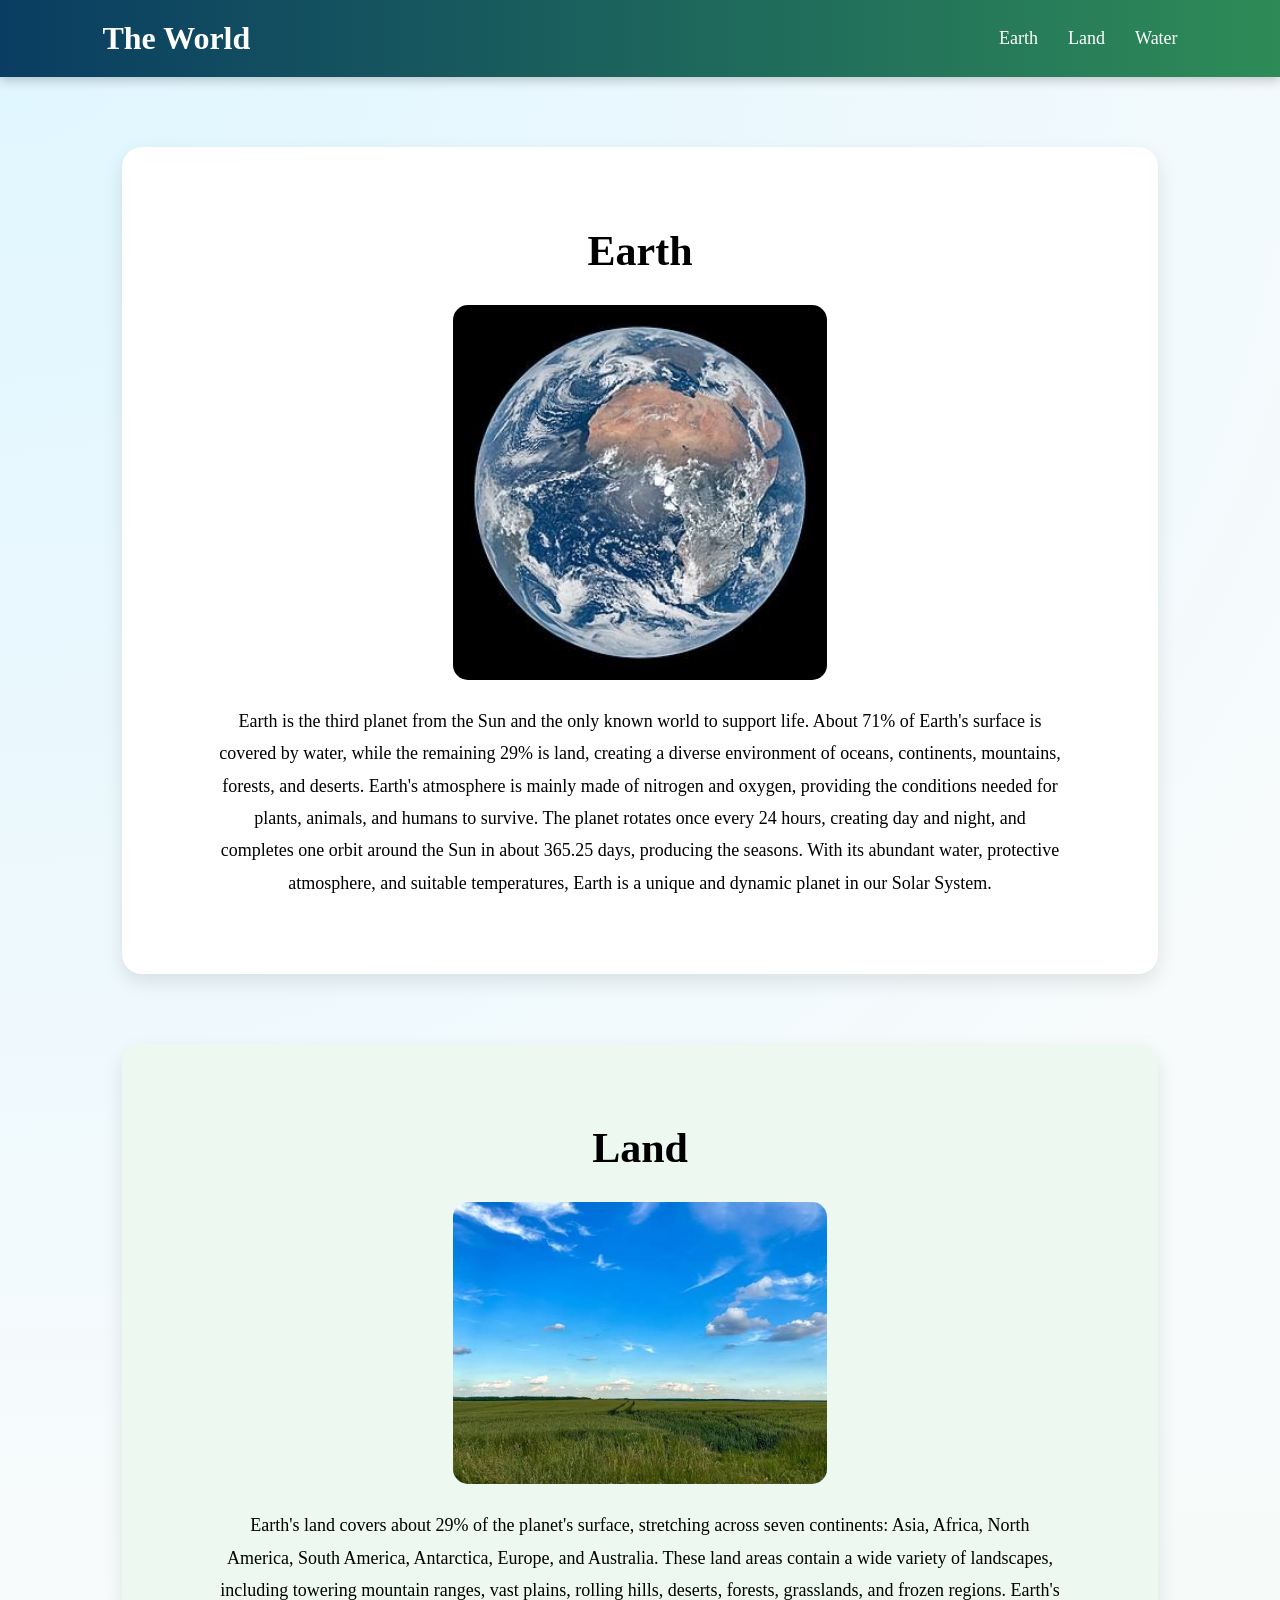
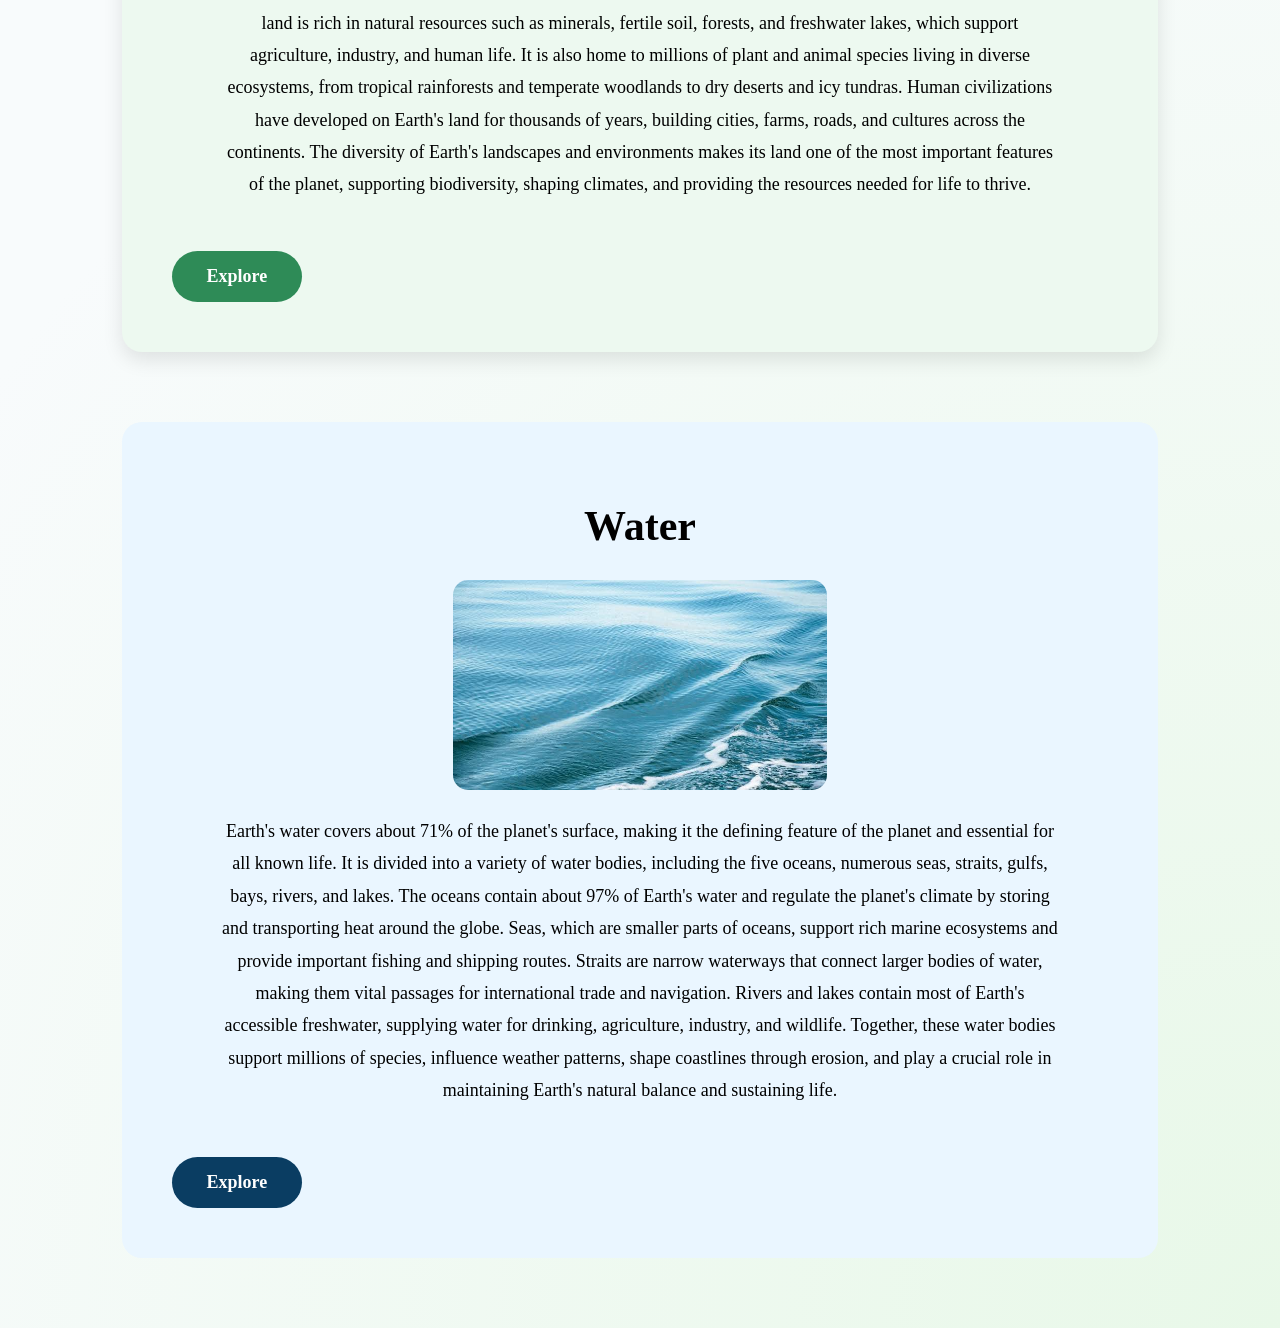
<file: index.html>
<!DOCTYPE html>
<html lang="en">
    <head>
        <meta charset="UTF-8">
        <meta name="viewport" content="width=device-width, initial-scale=1.0">
        <title>The World</title>
        <link rel="stylesheet" href="style.css">
    </head>
    <body>
        <header>
            <h1>The World</h1>
            <nav>
                <a href="#earth">Earth</a>
                <a href="#land">Land</a>
                <a href="#water">Water</a>
            </nav>
        </header>
        <main>
            <!--Earth-->
            <section id="earth">
                <h2>Earth</h2>
                <img src="earth.jpg" alt="Earth">
                <p>Earth is the third planet from the Sun and the only known world to support life. About 71% of Earth's surface is covered by water, while the remaining 29% is land, creating a diverse environment of oceans, continents, mountains, forests, and deserts. Earth's atmosphere is mainly made of nitrogen and oxygen, providing the conditions needed for plants, animals, and humans to survive. The planet rotates once every 24 hours, creating day and night, and completes one orbit around the Sun in about 365.25 days, producing the seasons. With its abundant water, protective atmosphere, and suitable temperatures, Earth is a unique and dynamic planet in our Solar System.</p>
            </section>
            <!--land-->
            <section id="land">
                <h2>Land</h2>
                <img src="land.jpg" alt="Land">
                <p>Earth's land covers about 29% of the planet's surface, stretching across seven continents: Asia, Africa, North America, South America, Antarctica, Europe, and Australia. These land areas contain a wide variety of landscapes, including towering mountain ranges, vast plains, rolling hills, deserts, forests, grasslands, and frozen regions. Earth's land is rich in natural resources such as minerals, fertile soil, forests, and freshwater lakes, which support agriculture, industry, and human life. It is also home to millions of plant and animal species living in diverse ecosystems, from tropical rainforests and temperate woodlands to dry deserts and icy tundras. Human civilizations have developed on Earth's land for thousands of years, building cities, farms, roads, and cultures across the continents. The diversity of Earth's landscapes and environments makes its land one of the most important features of the planet, supporting biodiversity, shaping climates, and providing the resources needed for life to thrive.</p>
                <a href="land.html" class="explore1">Explore</a>
            </section>
            <!--water-->
            <section id="water">
                <h2>Water</h2>
                <img src="water.jpg" alt="Water Bodies">
                <p>Earth's water covers about 71% of the planet's surface, making it the defining feature of the planet and essential for all known life. It is divided into a variety of water bodies, including the five oceans, numerous seas, straits, gulfs, bays, rivers, and lakes. The oceans contain about 97% of Earth's water and regulate the planet's climate by storing and transporting heat around the globe. Seas, which are smaller parts of oceans, support rich marine ecosystems and provide important fishing and shipping routes. Straits are narrow waterways that connect larger bodies of water, making them vital passages for international trade and navigation. Rivers and lakes contain most of Earth's accessible freshwater, supplying water for drinking, agriculture, industry, and wildlife. Together, these water bodies support millions of species, influence weather patterns, shape coastlines through erosion, and play a crucial role in maintaining Earth's natural balance and sustaining life.</p>
                <a href="water.html" class="explore2">Explore</a>
            </section>
        </main>
        <script src="script.js"></script>
    </body>
</html>
</file>
<file: style.css>
*{
    margin: 0;
    padding: 0;
    box-sizing: border-box;
}
html{
    scroll-behavior: smooth;
}
/*body*/
body{
    background:
    radial-gradient(circle at top left,#dff6ff 0%,transparent 50%),
    radial-gradient(circle at bottom right,#e8f8e8 0%,transparent 50%),#f8fbfc;
}
/*header*/
header{
    background: linear-gradient(to right, #0a3d62, #2e8b57);
    display: flex;
    justify-content: space-between;
    align-items: center;
    padding: 20px 8%;
    position: sticky;
    top: 0px;
    z-index: 174;
    box-shadow: 0px 4px 10px rgba(0, 0, 0, 0.2);
}
/*title*/
header h1{
    color: white;
    text-align: center;
    font-size: 32px;
}
/*nav bar*/
nav{
    display: flex;
    gap: 30px;
}
nav a{
    text-decoration: none;
    color: white;
    font-size: 18px;
    transition: 0.3s;
}
nav a:hover{
    color: #d8ffd8;
}
/*yhe content*/
main{
    width: 90%;
    margin: auto;
}
/*sections*/
section h2{
    text-align: center;
    font-size: 42px;
    margin: 30px;
}
section img{
    width: 40%;
    display: block;
    margin: auto;
    border-radius: 15px;
}
section p{
    width: 90%;
    margin: 25px auto;
    text-align: center;
    line-height: 1.8;
    font-size: 18px;
}
/*Earth*/
#earth{
    width: 90%;
    margin: 70px auto;
    background-color: white;
    padding: 50px;
    border-radius: 20px;
    box-shadow: 0 8px 20px rgba(0, 0, 0, 0.1);
}
/*land*/
#land{
    width: 90%;
    margin: 70px auto;
    background-color: #edf9f0;
    padding: 50px;
    border-radius: 20px;
    box-shadow: 0 8px 20px rgba(0, 0, 0, 0.1);
}
/*Water Bodies*/
#water{
    width: 90%;
    margin: 70px auto;
    background-color: #eaf6ff;
    padding: 50px;
    border-radius: 20px;
}
/*explpre btns*/
.explore1{
    background-color: #2e8b57;
    display: inline-block;
    margin-top: 25px;
    padding: 15px 35px;
    color: white;
    text-decoration: none;
    border-radius: 40px;
    font-size: 18px;
    font-weight: bold;
    transition: 0.3s;
}
.explore1:hover{
    transform: translateY(-4px);
    box-shadow: 0 8px 20px rgba(0, 0, 0, 0.2);
}
.explore2{
    background-color: #0a3d62;
    display: inline-block;
    margin-top: 25px;
    padding: 15px 35px;
    color: white;
    text-decoration: none;
    border-radius: 40px;
    font-size: 18px;
    font-weight: bold;
    transition: 0.3s;
}
.explore2:hover{
    transform: translateY(-4px);
    box-shadow: 0 8px 20px rgba(0, 0, 0, 0.2);
}
</file>
